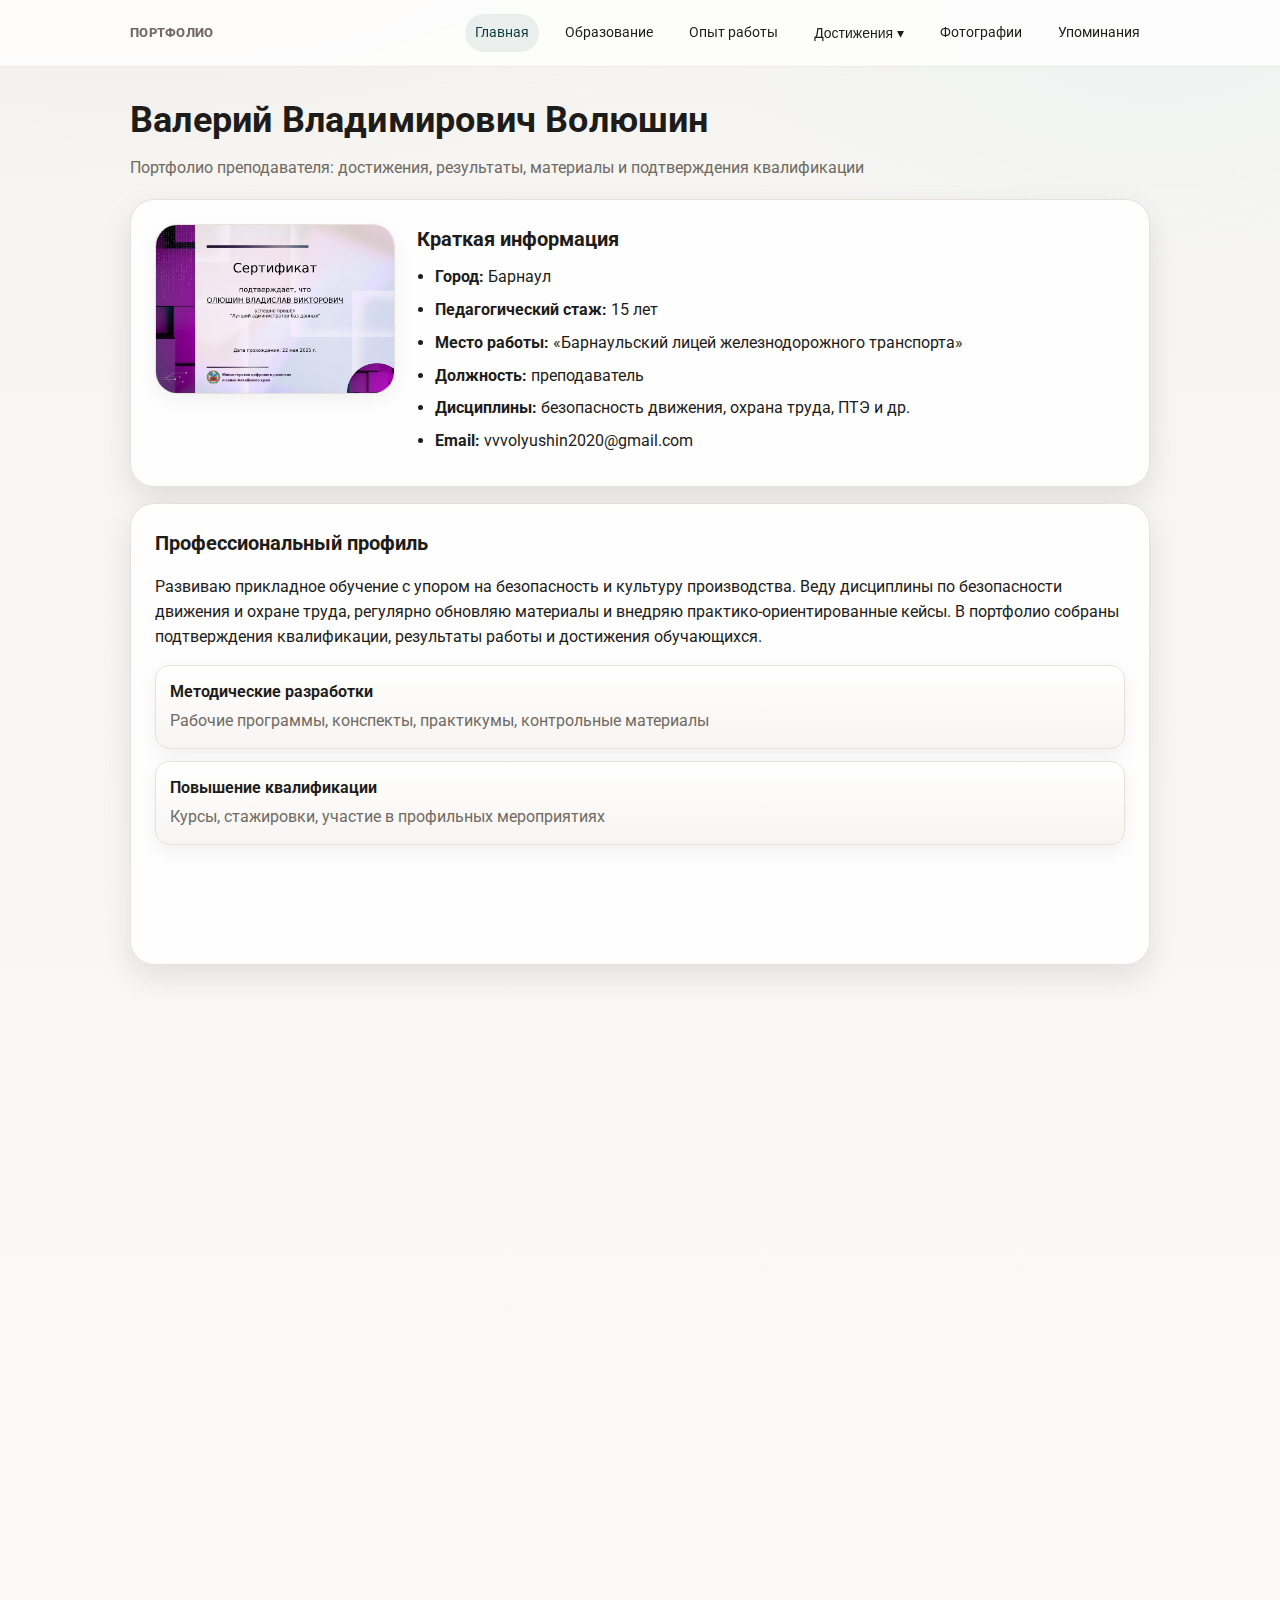
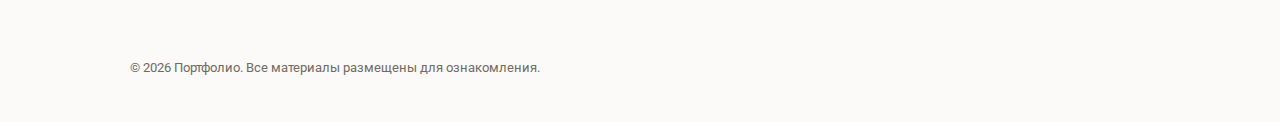
<file: index.html>
﻿<!doctype html>
<html lang="ru">
<head>
  <meta charset="utf-8" />
  <meta name="viewport" content="width=device-width, initial-scale=1" />
  <title>Портфолио преподавателя — достижения и опыт</title>
  <link rel="stylesheet" href="assets/css/styles.css" />
</head>
<body>
  <header class="header">
    <div class="container">
      <div class="navbar">
        <div class="brand">Портфолио</div>

        <button class="burger" data-burger aria-label="Меню" aria-expanded="false">
          ☰ <span style="font-size:13px;color:var(--muted)">Меню</span>
        </button>

        <nav class="nav" data-nav>
          <a class="active" href="index.html">Главная</a>
          <a href="education.html">Образование</a>
          <a href="work-experience.html">Опыт работы</a>

          <div class="dropdown" data-dropdown>
            <button data-dropdown-btn aria-expanded="false">Достижения ▾</button>
            <div class="dropdown-panel">
              <a href="achievements-teacher.php">Преподавателя</a>
              <a href="achievements-students.php">Студентов</a>
            </div>
          </div>

          <a href="photos.html">Фотографии</a>
          <a href="mentions.html">Упоминания</a>
        </nav>
      </div>
    </div>
  </header>

  <main class="container">
    <h1 class="page-title">Валерий Владимирович Волюшин</h1>
    <p class="subtitle">Портфолио преподавателя: достижения, результаты, материалы и подтверждения квалификации</p>

    <section class="section hero">
      <div class="portrait">
        <img src="assets/img/portrait.jpg" alt="Фото преподавателя" />
      </div>

      <div>
        <h2>Краткая информация</h2>
        <ul class="factlist">
          <li><b>Город:</b> Барнаул</li>
          <li><b>Педагогический стаж:</b> 15 лет</li>
          <li><b>Место работы:</b> «Барнаульский лицей железнодорожного транспорта»</li>
          <li><b>Должность:</b> преподаватель</li>
          <li><b>Дисциплины:</b> безопасность движения, охрана труда, ПТЭ и др.</li>
          <li><b>Email:</b> <a href="mailto:vvvolyushin2020@gmail.com">vvvolyushin2020@gmail.com</a></li>
        </ul>
      </div>
    </section>

    <section class="section">
      <h2>Профессиональный профиль</h2>
      <p>
        Развиваю прикладное обучение с упором на безопасность и культуру производства. Веду дисциплины по
        безопасности движения и охране труда, регулярно обновляю материалы и внедряю практико‑ориентированные кейсы.
        В портфолио собраны подтверждения квалификации, результаты работы и достижения обучающихся.
      </p>
      <div class="rows">
        <div class="row">
          <p class="row-title">Методические разработки</p>
          <p class="row-sub">Рабочие программы, конспекты, практикумы, контрольные материалы</p>
        </div>
        <div class="row">
          <p class="row-title">Повышение квалификации</p>
          <p class="row-sub">Курсы, стажировки, участие в профильных мероприятиях</p>
        </div>
        <div class="row">
          <p class="row-title">Результаты обучающихся</p>
          <p class="row-sub">Олимпиады, конкурсы, проектная деятельность</p>
        </div>
      </div>
    </section>

    <section class="section">
      <h2>Достижения и результаты</h2>
      <div class="rows">
        <div class="row">
          <p class="row-title">Профессиональные достижения</p>
          <p class="row-sub">Грамоты, благодарности, результаты аттестаций</p>
        </div>
        <div class="row">
          <p class="row-title">Достижения студентов</p>
          <p class="row-sub">Призовые места, участие в конференциях и конкурсах</p>
        </div>
        <div class="row">
          <p class="row-title">Образовательные проекты</p>
          <p class="row-sub">Курсы, спецмодули, профильные практики</p>
        </div>
      </div>
      <div class="btn-row">
        <a class="btn" href="achievements-teacher.php">Смотреть достижения преподавателя</a>
        <a class="btn" href="achievements-students.php">Смотреть достижения студентов</a>
      </div>
    </section>

    <section class="section">
      <h2>О портфолио</h2>
      <p>
        Этот сайт собран как единое пространство для документов, подтверждений квалификации, результатов работы и
        материалов, связанных с учебной деятельностью. Навигация повторяет структуру разделов: образование, опыт,
        достижения и фотоархив.
      </p>
      <p class="meta">Актуально на: 06.02.2026</p>
    </section>

    <div class="footer">
      © <span id="y"></span> Портфолио. Все материалы размещены для ознакомления.
    </div>
  </main>

  <script>
    document.getElementById('y').textContent = new Date().getFullYear();
  </script>
  <script src="assets/js/main.js"></script>
</body>
</html>
</file>
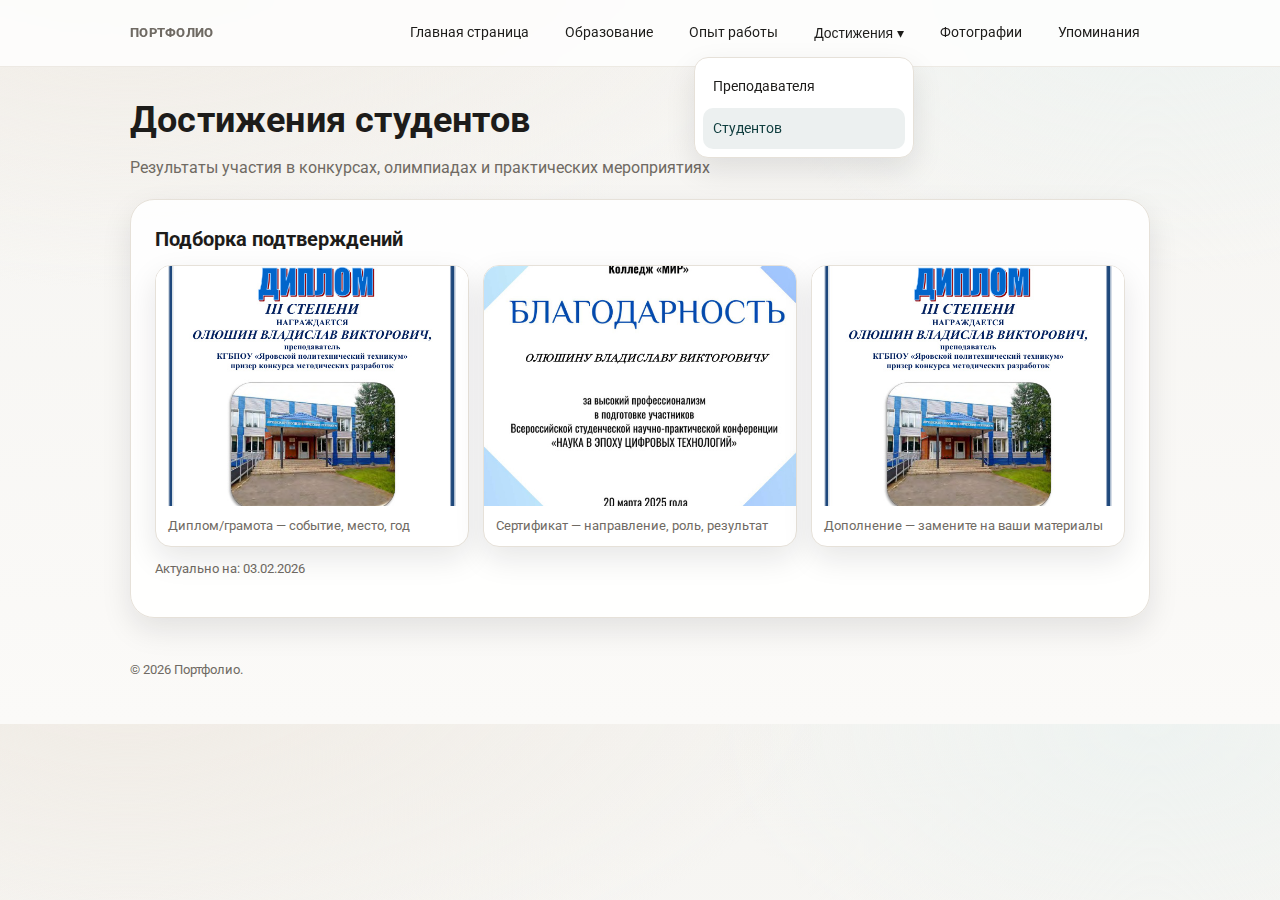
<file: achievements-students.html>
﻿<!doctype html>
<html lang="ru">
<head>
  <meta charset="utf-8" />
  <meta name="viewport" content="width=device-width, initial-scale=1" />
  <title>Достижения студентов — Портфолио</title>
  <link rel="stylesheet" href="assets/css/styles.css" />
</head>
<body>
  <header class="header">
    <div class="container">
      <div class="navbar">
        <div class="brand">Портфолио</div>
        <button class="burger" data-burger aria-label="Меню" aria-expanded="false">☰ <span style="font-size:13px;color:var(--muted)">Меню</span></button>

        <nav class="nav" data-nav>
          <a href="index.html">Главная страница</a>
          <a href="education.html">Образование</a>
          <a href="work-experience.html">Опыт работы</a>

          <div class="dropdown open" data-dropdown>
            <button data-dropdown-btn aria-expanded="true">Достижения ▾</button>
            <div class="dropdown-panel">
              <a href="achievements-teacher.php">Преподавателя</a>
              <a class="active" href="achievements-students.php">Студентов</a>
            </div>
          </div>

          <a href="photos.html">Фотографии</a>
          <a href="mentions.html">Упоминания</a>
        </nav>
      </div>
    </div>
  </header>

  <main class="container">
    <h1 class="page-title">Достижения студентов</h1>
    <p class="subtitle">Результаты участия в конкурсах, олимпиадах и практических мероприятиях</p>

    <section class="section">
      <h2>Подборка подтверждений</h2>

      <div class="gallery">
        <div class="tile">
          <img src="assets/img/student-1.jpg" alt="Достижение студента 1" />
          <div class="cap">Диплом/грамота — событие, место, год</div>
        </div>

        <div class="tile">
          <img src="assets/img/student-2.jpg" alt="Достижение студента 2" />
          <div class="cap">Сертификат — направление, роль, результат</div>
        </div>

        <div class="tile">
          <img src="assets/img/student-1.jpg" alt="Достижение студента 3" />
          <div class="cap">Дополнение — замените на ваши материалы</div>
        </div>
      </div>

      <p class="meta" style="margin-top:12px">Актуально на: 03.02.2026</p>
    </section>

    <div class="footer">
      © <span id="y"></span> Портфолио.
    </div>
  </main>

  <script>
    document.getElementById('y').textContent = new Date().getFullYear();
  </script>
  <script src="assets/js/main.js"></script>
</body>
</html>
</file>
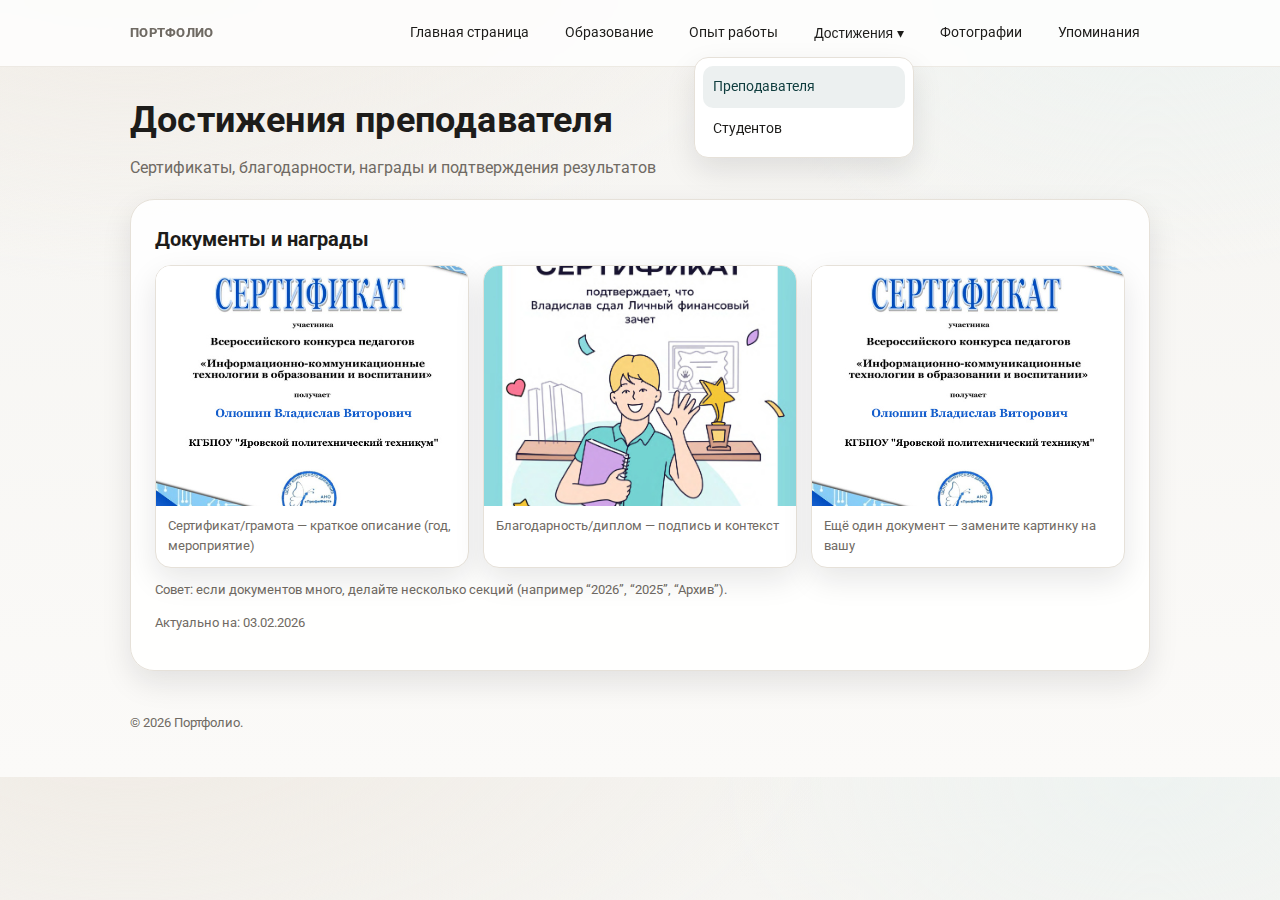
<file: achievements-teacher.html>
<!doctype html>
<html lang="ru">
<head>
  <meta charset="utf-8" />
  <meta name="viewport" content="width=device-width, initial-scale=1" />
  <title>Достижения преподавателя — Портфолио</title>
  <link rel="stylesheet" href="assets/css/styles.css" />
</head>
<body>
  <header class="header">
    <div class="container">
      <div class="navbar">
        <div class="brand">Портфолио</div>
        <button class="burger" data-burger aria-label="Меню" aria-expanded="false">☰ <span style="font-size:13px;color:var(--muted)">Меню</span></button>

        <nav class="nav" data-nav>
          <a href="index.html">Главная страница</a>
          <a href="education.html">Образование</a>
          <a href="work-experience.html">Опыт работы</a>

          <div class="dropdown open" data-dropdown>
            <button data-dropdown-btn aria-expanded="true">Достижения ▾</button>
            <div class="dropdown-panel">
              <a class="active" href="achievements-teacher.html">Преподавателя</a>
              <a href="achievements-students.html">Студентов</a>
            </div>
          </div>

          <a href="photos.html">Фотографии</a>
          <a href="mentions.html">Упоминания</a>
        </nav>
      </div>
    </div>
  </header>

  <main class="container">
    <h1 class="page-title">Достижения преподавателя</h1>
    <p class="subtitle">Сертификаты, благодарности, награды и подтверждения результатов</p>

    <section class="section">
      <h2>Документы и награды</h2>

      <div class="gallery">
        <div class="tile">
          <img src="assets/img/cert-1.jpg" alt="Сертификат 1" />
          <div class="cap">Сертификат/грамота — краткое описание (год, мероприятие)</div>
        </div>

        <div class="tile">
          <img src="assets/img/cert-2.jpg" alt="Сертификат 2" />
          <div class="cap">Благодарность/диплом — подпись и контекст</div>
        </div>

        <div class="tile">
          <img src="assets/img/cert-1.jpg" alt="Сертификат 3" />
          <div class="cap">Ещё один документ — замените картинку на вашу</div>
        </div>
      </div>

      <p class="meta" style="margin-top:12px">
        Совет: если документов много, делайте несколько секций (например “2026”, “2025”, “Архив”).
      </p>
      <p class="meta">Актуально на: 03.02.2026</p>
    </section>

    <div class="footer">
      © <span id="y"></span> Портфолио.
    </div>
  </main>

  <script>
    document.getElementById('y').textContent = new Date().getFullYear();
  </script>
  <script src="assets/js/main.js"></script>
</body>
</html>
</file>
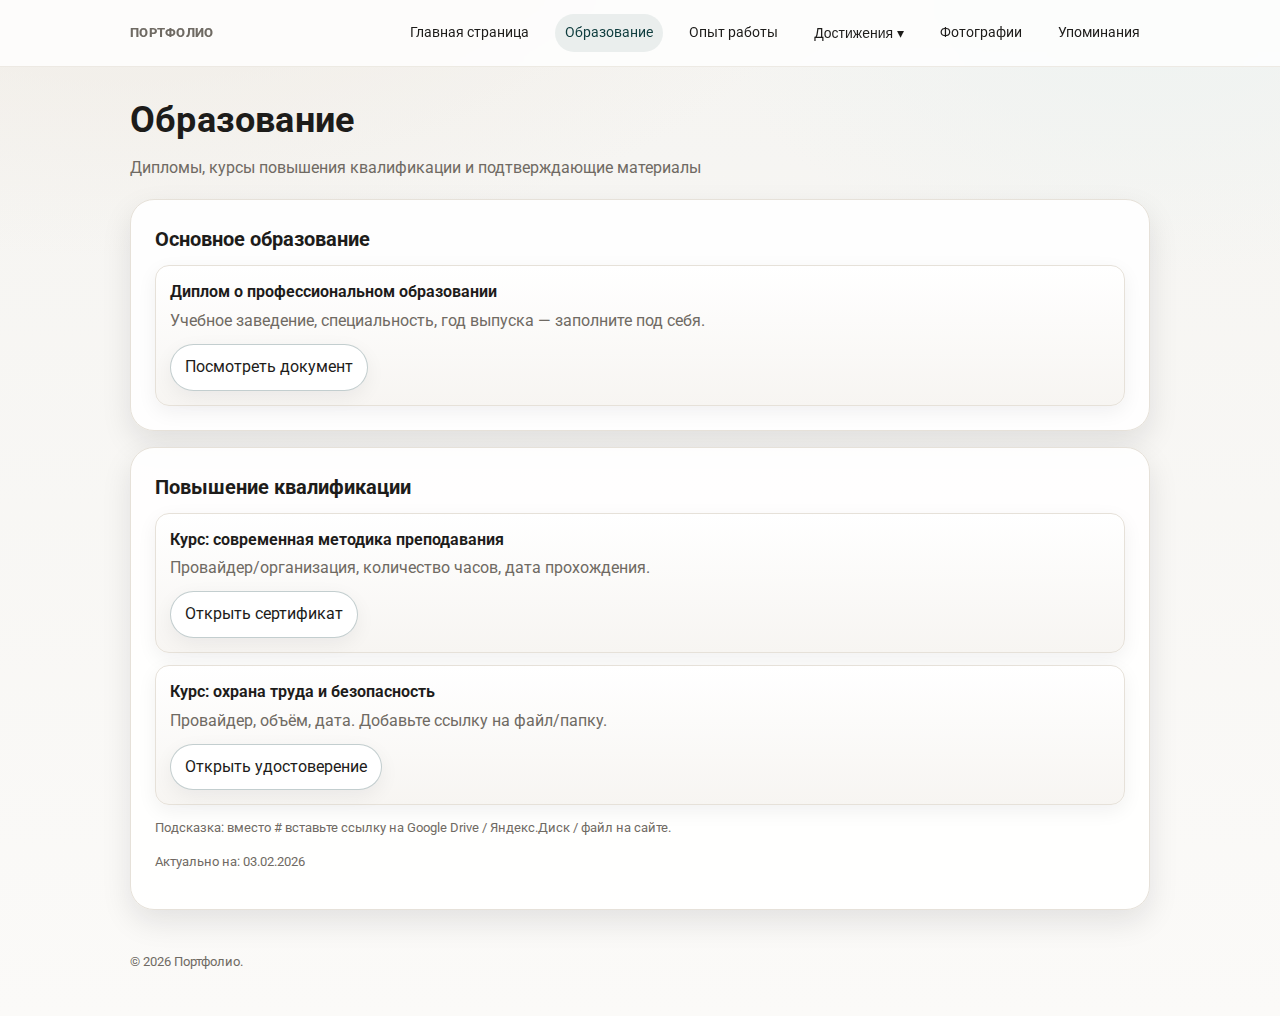
<file: education.html>
﻿<!doctype html>
<html lang="ru">
<head>
  <meta charset="utf-8" />
  <meta name="viewport" content="width=device-width, initial-scale=1" />
  <title>Образование — Портфолио</title>
  <link rel="stylesheet" href="assets/css/styles.css" />
</head>
<body>
  <header class="header">
    <div class="container">
      <div class="navbar">
        <div class="brand">Портфолио</div>
        <button class="burger" data-burger aria-label="Меню" aria-expanded="false">☰ <span style="font-size:13px;color:var(--muted)">Меню</span></button>

        <nav class="nav" data-nav>
          <a href="index.html">Главная страница</a>
          <a class="active" href="education.html">Образование</a>
          <a href="work-experience.html">Опыт работы</a>

          <div class="dropdown" data-dropdown>
            <button data-dropdown-btn aria-expanded="false">Достижения ▾</button>
            <div class="dropdown-panel">
              <a href="achievements-teacher.php">Преподавателя</a>
              <a href="achievements-students.php">Студентов</a>
            </div>
          </div>

          <a href="photos.html">Фотографии</a>
          <a href="mentions.html">Упоминания</a>
        </nav>
      </div>
    </div>
  </header>

  <main class="container">
    <h1 class="page-title">Образование</h1>
    <p class="subtitle">Дипломы, курсы повышения квалификации и подтверждающие материалы</p>

    <section class="section">
      <h2>Основное образование</h2>
      <div class="rows">
        <div class="row">
          <p class="row-title">Диплом о профессиональном образовании</p>
          <p class="row-sub">Учебное заведение, специальность, год выпуска — заполните под себя.</p>
          <div class="btn-row">
            <a class="btn" href="#" target="_blank" rel="noopener">Посмотреть документ</a>
          </div>
        </div>
      </div>
    </section>

    <section class="section">
      <h2>Повышение квалификации</h2>
      <div class="rows">
        <div class="row">
          <p class="row-title">Курс: современная методика преподавания</p>
          <p class="row-sub">Провайдер/организация, количество часов, дата прохождения.</p>
          <div class="btn-row">
            <a class="btn" href="#" target="_blank" rel="noopener">Открыть сертификат</a>
          </div>
        </div>

        <div class="row">
          <p class="row-title">Курс: охрана труда и безопасность</p>
          <p class="row-sub">Провайдер, объём, дата. Добавьте ссылку на файл/папку.</p>
          <div class="btn-row">
            <a class="btn" href="#" target="_blank" rel="noopener">Открыть удостоверение</a>
          </div>
        </div>
      </div>

      <p class="meta">Подсказка: вместо # вставьте ссылку на Google Drive / Яндекс.Диск / файл на сайте.</p>
      <p class="meta">Актуально на: 03.02.2026</p>
    </section>

    <div class="footer">
      © <span id="y"></span> Портфолио.
    </div>
  </main>

  <script>
    document.getElementById('y').textContent = new Date().getFullYear();
  </script>
  <script src="assets/js/main.js"></script>
</body>
</html>
</file>
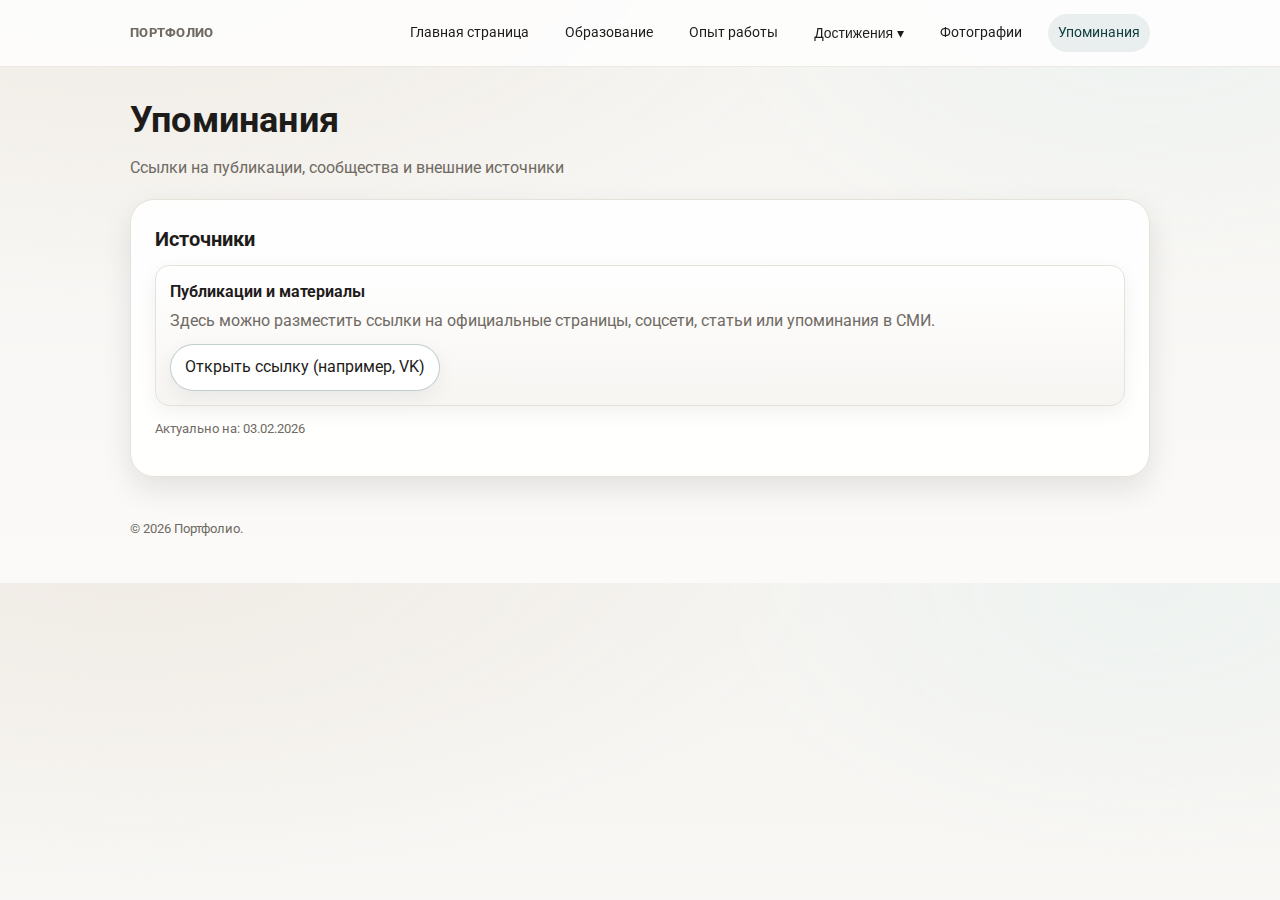
<file: mentions.html>
﻿<!doctype html>
<html lang="ru">
<head>
  <meta charset="utf-8" />
  <meta name="viewport" content="width=device-width, initial-scale=1" />
  <title>Упоминания — Портфолио</title>
  <link rel="stylesheet" href="assets/css/styles.css" />
</head>
<body>
  <header class="header">
    <div class="container">
      <div class="navbar">
        <div class="brand">Портфолио</div>
        <button class="burger" data-burger aria-label="Меню" aria-expanded="false">☰ <span style="font-size:13px;color:var(--muted)">Меню</span></button>

        <nav class="nav" data-nav>
          <a href="index.html">Главная страница</a>
          <a href="education.html">Образование</a>
          <a href="work-experience.html">Опыт работы</a>

          <div class="dropdown" data-dropdown>
            <button data-dropdown-btn aria-expanded="false">Достижения ▾</button>
            <div class="dropdown-panel">
              <a href="achievements-teacher.php">Преподавателя</a>
              <a href="achievements-students.php">Студентов</a>
            </div>
          </div>

          <a href="photos.html">Фотографии</a>
          <a class="active" href="mentions.html">Упоминания</a>
        </nav>
      </div>
    </div>
  </header>

  <main class="container">
    <h1 class="page-title">Упоминания</h1>
    <p class="subtitle">Ссылки на публикации, сообщества и внешние источники</p>

    <section class="section">
      <h2>Источники</h2>
      <div class="rows">
        <div class="row">
          <p class="row-title">Публикации и материалы</p>
          <p class="row-sub">
            Здесь можно разместить ссылки на официальные страницы, соцсети, статьи или упоминания в СМИ.
          </p>
          <div class="btn-row">
            <a class="btn" href="#" target="_blank" rel="noopener">Открыть ссылку (например, VK)</a>
          </div>
        </div>
      </div>
      <p class="meta">Актуально на: 03.02.2026</p>
    </section>

    <div class="footer">
      © <span id="y"></span> Портфолио.
    </div>
  </main>

  <script>
    document.getElementById('y').textContent = new Date().getFullYear();
  </script>
  <script src="assets/js/main.js"></script>
</body>
</html>
</file>
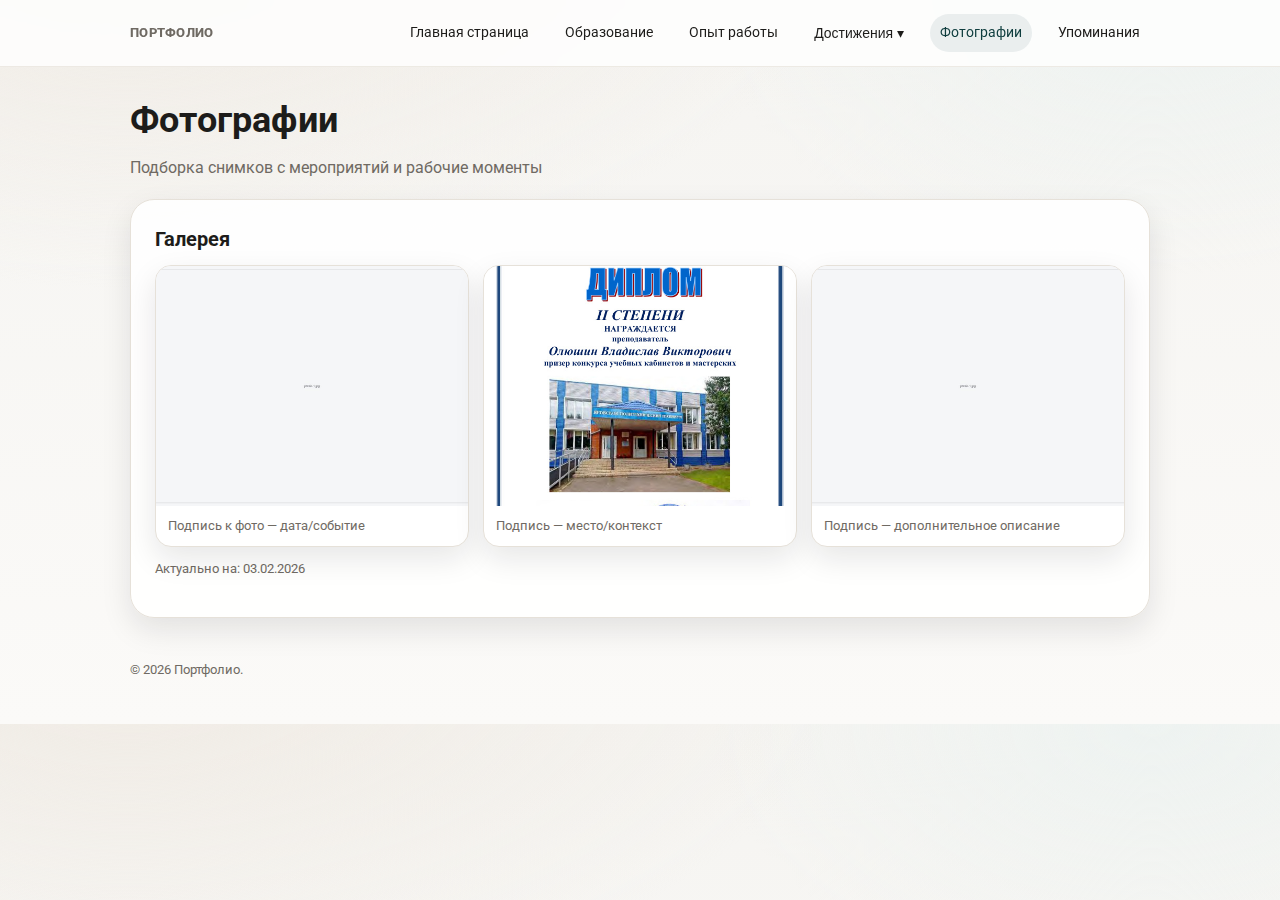
<file: photos.html>
﻿<!doctype html>
<html lang="ru">
<head>
  <meta charset="utf-8" />
  <meta name="viewport" content="width=device-width, initial-scale=1" />
  <title>Фотографии — Портфолио</title>
  <link rel="stylesheet" href="assets/css/styles.css" />
</head>
<body>
  <header class="header">
    <div class="container">
      <div class="navbar">
        <div class="brand">Портфолио</div>
        <button class="burger" data-burger aria-label="Меню" aria-expanded="false">☰ <span style="font-size:13px;color:var(--muted)">Меню</span></button>

        <nav class="nav" data-nav>
          <a href="index.html">Главная страница</a>
          <a href="education.html">Образование</a>
          <a href="work-experience.html">Опыт работы</a>

          <div class="dropdown" data-dropdown>
            <button data-dropdown-btn aria-expanded="false">Достижения ▾</button>
            <div class="dropdown-panel">
              <a href="achievements-teacher.php">Преподавателя</a>
              <a href="achievements-students.php">Студентов</a>
            </div>
          </div>

          <a class="active" href="photos.html">Фотографии</a>
          <a href="mentions.html">Упоминания</a>
        </nav>
      </div>
    </div>
  </header>

  <main class="container">
    <h1 class="page-title">Фотографии</h1>
    <p class="subtitle">Подборка снимков с мероприятий и рабочие моменты</p>

    <section class="section">
      <h2>Галерея</h2>

      <div class="gallery">
        <div class="tile">
          <img src="assets/img/photo-1.jpg" alt="Фото 1" />
          <div class="cap">Подпись к фото — дата/событие</div>
        </div>
        <div class="tile">
          <img src="assets/img/photo-2.jpg" alt="Фото 2" />
          <div class="cap">Подпись — место/контекст</div>
        </div>
        <div class="tile">
          <img src="assets/img/photo-1.jpg" alt="Фото 3" />
          <div class="cap">Подпись — дополнительное описание</div>
        </div>
      </div>

      <p class="meta" style="margin-top:12px">Актуально на: 03.02.2026</p>
    </section>

    <div class="footer">
      © <span id="y"></span> Портфолио.
    </div>
  </main>

  <script>
    document.getElementById('y').textContent = new Date().getFullYear();
  </script>
  <script src="assets/js/main.js"></script>
</body>
</html>
</file>
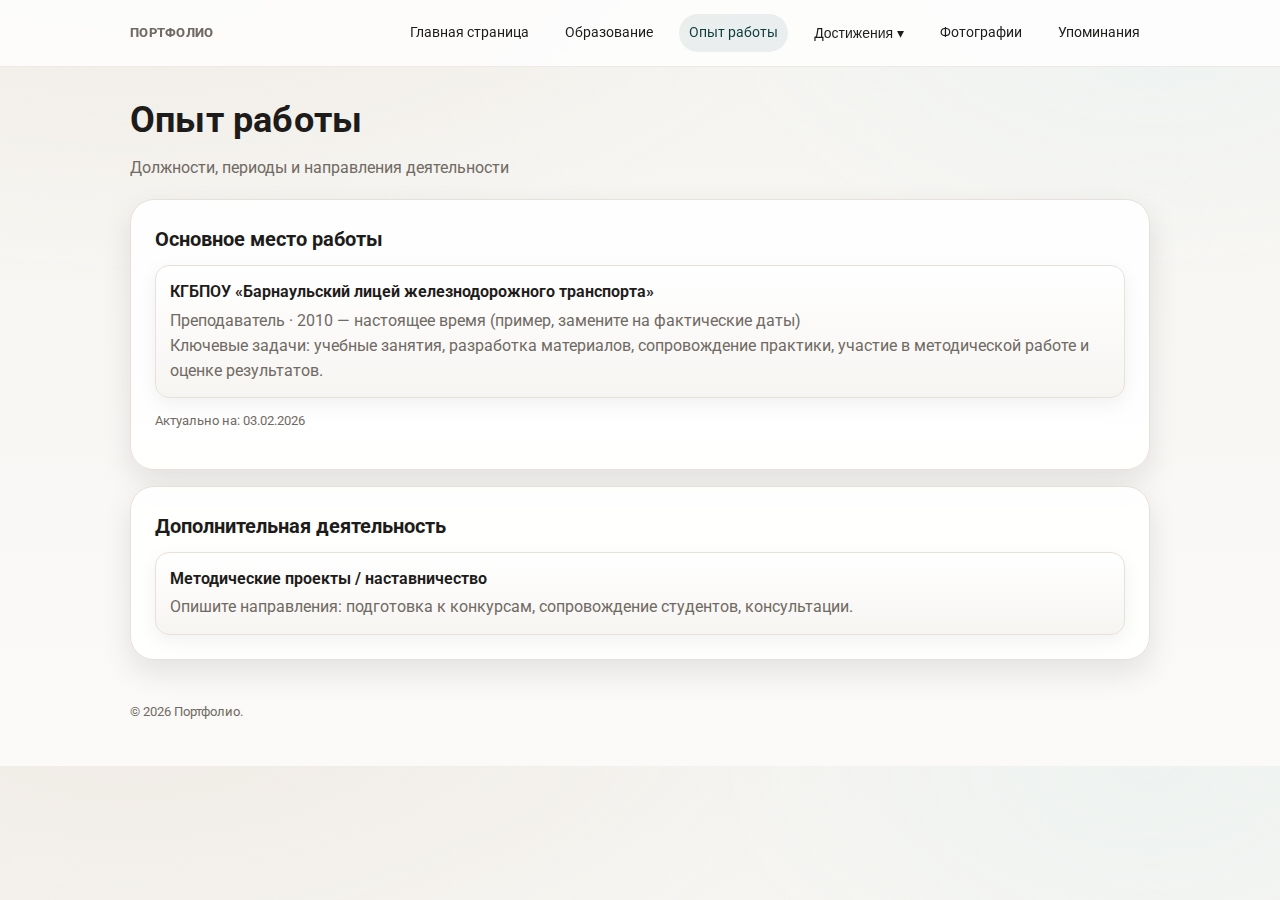
<file: work-experience.html>
﻿<!doctype html>
<html lang="ru">
<head>
  <meta charset="utf-8" />
  <meta name="viewport" content="width=device-width, initial-scale=1" />
  <title>Опыт работы — Портфолио</title>
  <link rel="stylesheet" href="assets/css/styles.css" />
</head>
<body>
  <header class="header">
    <div class="container">
      <div class="navbar">
        <div class="brand">Портфолио</div>
        <button class="burger" data-burger aria-label="Меню" aria-expanded="false">☰ <span style="font-size:13px;color:var(--muted)">Меню</span></button>

        <nav class="nav" data-nav>
          <a href="index.html">Главная страница</a>
          <a href="education.html">Образование</a>
          <a class="active" href="work-experience.html">Опыт работы</a>

          <div class="dropdown" data-dropdown>
            <button data-dropdown-btn aria-expanded="false">Достижения ▾</button>
            <div class="dropdown-panel">
              <a href="achievements-teacher.php">Преподавателя</a>
              <a href="achievements-students.php">Студентов</a>
            </div>
          </div>

          <a href="photos.html">Фотографии</a>
          <a href="mentions.html">Упоминания</a>
        </nav>
      </div>
    </div>
  </header>

  <main class="container">
    <h1 class="page-title">Опыт работы</h1>
    <p class="subtitle">Должности, периоды и направления деятельности</p>

    <section class="section">
      <h2>Основное место работы</h2>
      <div class="rows">
        <div class="row">
          <p class="row-title">КГБПОУ «Барнаульский лицей железнодорожного транспорта»</p>
          <p class="row-sub">Преподаватель · 2010 — настоящее время (пример, замените на фактические даты)</p>
          <p class="row-sub">
            Ключевые задачи: учебные занятия, разработка материалов, сопровождение практики,
            участие в методической работе и оценке результатов.
          </p>
        </div>
      </div>
      <p class="meta">Актуально на: 03.02.2026</p>
    </section>

    <section class="section">
      <h2>Дополнительная деятельность</h2>
      <div class="rows">
        <div class="row">
          <p class="row-title">Методические проекты / наставничество</p>
          <p class="row-sub">Опишите направления: подготовка к конкурсам, сопровождение студентов, консультации.</p>
        </div>
      </div>
    </section>

    <div class="footer">
      © <span id="y"></span> Портфолио.
    </div>
  </main>

  <script>
    document.getElementById('y').textContent = new Date().getFullYear();
  </script>
  <script src="assets/js/main.js"></script>
</body>
</html>
</file>
<file: assets/css/styles.css>
@import url('https://fonts.googleapis.com/css2?family=Roboto:wght@300;400;500;700;900&display=swap');

:root{
  --bg:#f5f4f1;
  --bg-2:#fbfaf8;
  --text:#1d1c1a;
  --muted:#6f6a63;
  --line:#e6e1d9;
  --card:#ffffff;
  --accent:#0f3d3e;
  --accent-2:#f2c14e;
  --shadow: 0 12px 30px rgba(22, 24, 26, .10);
  --shadow-soft: 0 6px 20px rgba(22, 24, 26, .06);
  --radius:18px;
  --radius-lg:24px;
  --max: 1060px;
  --pad: 20px;
  --font: "Roboto", system-ui, -apple-system, Segoe UI, Arial, "Noto Sans", "Liberation Sans", sans-serif;
  --font-display: "Roboto", system-ui, -apple-system, Segoe UI, Arial, "Noto Sans", "Liberation Sans", sans-serif;
}

*{box-sizing:border-box}
html,body{margin:0;padding:0;color:var(--text);font-family:var(--font);line-height:1.55}
html{overflow-y:scroll}
body{
  background: radial-gradient(1200px 600px at 10% -10%, #f0ebe4 0%, rgba(240,235,228,0) 60%),
              radial-gradient(800px 500px at 90% 0%, #eef3f1 0%, rgba(238,243,241,0) 55%),
              linear-gradient(180deg, var(--bg) 0%, var(--bg-2) 100%);
}
a{color:inherit;text-decoration:none}
a:hover{text-decoration:none}
img{max-width:100%;display:block}

.container{max-width:var(--max);margin:0 auto;padding:0 20px}
.hr{border:0;border-top:1px solid var(--line);margin:22px 0}

.header{
  border-bottom:1px solid rgba(230,225,217,.7);
  background:rgba(255,255,255,.8);
  backdrop-filter: blur(10px);
  position:sticky; top:0; z-index:20;
}

.navbar{
  display:flex; align-items:center; justify-content:space-between;
  gap:16px; padding:14px 0;
}

.brand{
  font-weight:800;
  letter-spacing:.3px;
  text-transform:uppercase;
  font-size:13px;
  color:var(--muted);
}

.nav{
  display:flex; align-items:center; gap:16px;
}

.nav a, .nav button{
  font-size:14px;
  color:var(--text);
  background:transparent;
  border:0;
  padding:8px 10px;
  border-radius:999px;
  cursor:pointer;
  transition: background .2s ease, transform .2s ease, color .2s ease;
}

.nav a.active{
  background:rgba(15,61,62,.08);
  color:var(--accent);
  text-decoration:none;
}
.nav a:hover, .nav button:hover{
  background:rgba(15,61,62,.08);
  color:var(--accent);
  text-decoration:none;
  transform: translateY(-1px);
}

.dropdown{position:relative}
.dropdown-panel{
  position:absolute; right:0; top:40px;
  background:#fff;
  border:1px solid var(--line);
  border-radius:14px;
  box-shadow:var(--shadow);
  min-width:220px;
  padding:8px;
  opacity:0;
  transform: translateY(8px) scale(.98);
  pointer-events:none;
  transition: opacity .2s ease, transform .2s ease;
}
.dropdown-panel a{
  display:block;
  padding:10px 10px;
  border-radius:10px;
}
.dropdown-panel a:hover{background:rgba(15,61,62,.08);text-decoration:none}
.dropdown.open .dropdown-panel{
  opacity:1;
  transform: translateY(0) scale(1);
  pointer-events:auto;
}

.burger{
  display:none;
  border:1px solid var(--line);
  background:#fff;
  border-radius:12px;
  padding:8px 10px;
  cursor:pointer;
  box-shadow: var(--shadow-soft);
}

@media (max-width: 860px){
  .burger{display:inline-flex; align-items:center; gap:8px}
  .nav{
    display:none;
    position:absolute;
    left:0; right:0;
    top:58px;
    background:#fff;
    border-bottom:1px solid var(--line);
    padding:10px 18px 16px;
    flex-direction:column;
    align-items:stretch;
    box-shadow: var(--shadow-soft);
  }
  .nav.open{display:flex}
  .dropdown-panel{
    position:static; box-shadow:none;
    border:0; padding:0; min-width:auto;
    opacity:1; transform:none; pointer-events:auto;
  }
  .dropdown-panel a{padding-left:18px}
}

/* Page layout */
.page-title{
  margin:26px 0 8px;
  font-size:36px;
  font-family:var(--font-display);
  letter-spacing:.2px;
}
.subtitle{color:var(--muted); margin:0 0 18px; font-size:16px}
.section{
  background:rgba(255,255,255,.88);
  border:1px solid var(--line);
  border-radius:var(--radius-lg);
  padding:calc(var(--pad) + 4px);
  box-shadow: var(--shadow);
  margin:16px 0;
}
.section h2{
  margin:0 0 10px;
  font-size:20px;
}
.meta{
  color:var(--muted);
  font-size:13px;
}

/* Home blocks */
.hero{
  display:grid;
  grid-template-columns: 240px 1fr;
  gap:22px;
  align-items:start;
}
@media(max-width:700px){
  .hero{grid-template-columns:1fr}
}
.portrait{
  border-radius:22px;
  border:1px solid var(--line);
  overflow:hidden;
  background:var(--card);
  box-shadow: var(--shadow-soft);
}
.portrait img{
  transform: scale(1);
  transition: transform .6s ease;
}
.portrait:hover img{transform: scale(1.03)}
.factlist{margin:0; padding-left:18px}
.factlist li{margin:8px 0}

.badge-row{
  display:flex; flex-wrap:wrap; gap:10px;
  margin-top:12px;
}
.badge{
  font-size:12px;
  border:1px solid rgba(15,61,62,.2);
  background:linear-gradient(180deg, #ffffff 0%, #f6f3ee 100%);
  padding:6px 12px;
  border-radius:999px;
  color:var(--accent);
  font-weight:600;
  letter-spacing:.2px;
}

/* Tables / rows */
.rows{display:grid; gap:12px}
.row{
  border:1px solid var(--line);
  border-radius:14px;
  padding:14px;
  background:linear-gradient(180deg, #ffffff 0%, #f7f5f2 100%);
  box-shadow: var(--shadow-soft);
  transition: transform .2s ease, box-shadow .2s ease;
}
.row:hover{
  transform: translateY(-2px);
  box-shadow: var(--shadow);
}
.row .row-title{font-weight:650; margin:0 0 4px}
.row .row-sub{color:var(--muted); margin:0}

/* Buttons */
.btn{
  display:inline-flex;
  align-items:center;
  gap:8px;
  padding:10px 14px;
  border-radius:999px;
  border:1px solid rgba(15,61,62,.25);
  background:#fff;
  text-decoration:none !important;
  box-shadow: var(--shadow-soft);
  transition: transform .2s ease, box-shadow .2s ease, background .2s ease;
}
.btn:hover{
  background:rgba(15,61,62,.06);
  transform: translateY(-1px);
  box-shadow: var(--shadow);
}
.btn-row{display:flex; flex-wrap:wrap; gap:10px; margin-top:10px}

/* Gallery */
.gallery{
  display:grid;
  grid-template-columns: repeat(3, 1fr);
  gap:14px;
}
@media(max-width:900px){ .gallery{grid-template-columns:repeat(2,1fr)} }
@media(max-width:560px){ .gallery{grid-template-columns:1fr} }

.tile{
  border:1px solid var(--line);
  border-radius:16px;
  overflow:hidden;
  background:#fff;
  box-shadow: var(--shadow);
  transform: translateY(0);
  transition: transform .25s ease, box-shadow .25s ease;
}
.tile:hover{
  transform: translateY(-3px);
  box-shadow: 0 16px 36px rgba(22, 24, 26, .12);
}
.tile img{width:100%; height:240px; object-fit:cover; background:var(--card)}
.tile .cap{padding:10px 12px; font-size:13px; color:var(--muted)}

.footer{
  padding:26px 0 44px;
  color:var(--muted);
  font-size:13px;
}

/* Reveal animations */
.reveal{
  opacity:0;
  transform: translateY(16px);
  transition: opacity .7s ease, transform .7s ease;
}
.reveal.is-visible{
  opacity:1;
  transform: translateY(0);
}

@media (prefers-reduced-motion: reduce){
  *{scroll-behavior:auto !important}
  .reveal{opacity:1; transform:none; transition:none}
  .portrait img, .row, .tile, .btn, .nav a, .nav button{transition:none}
}
</file>
